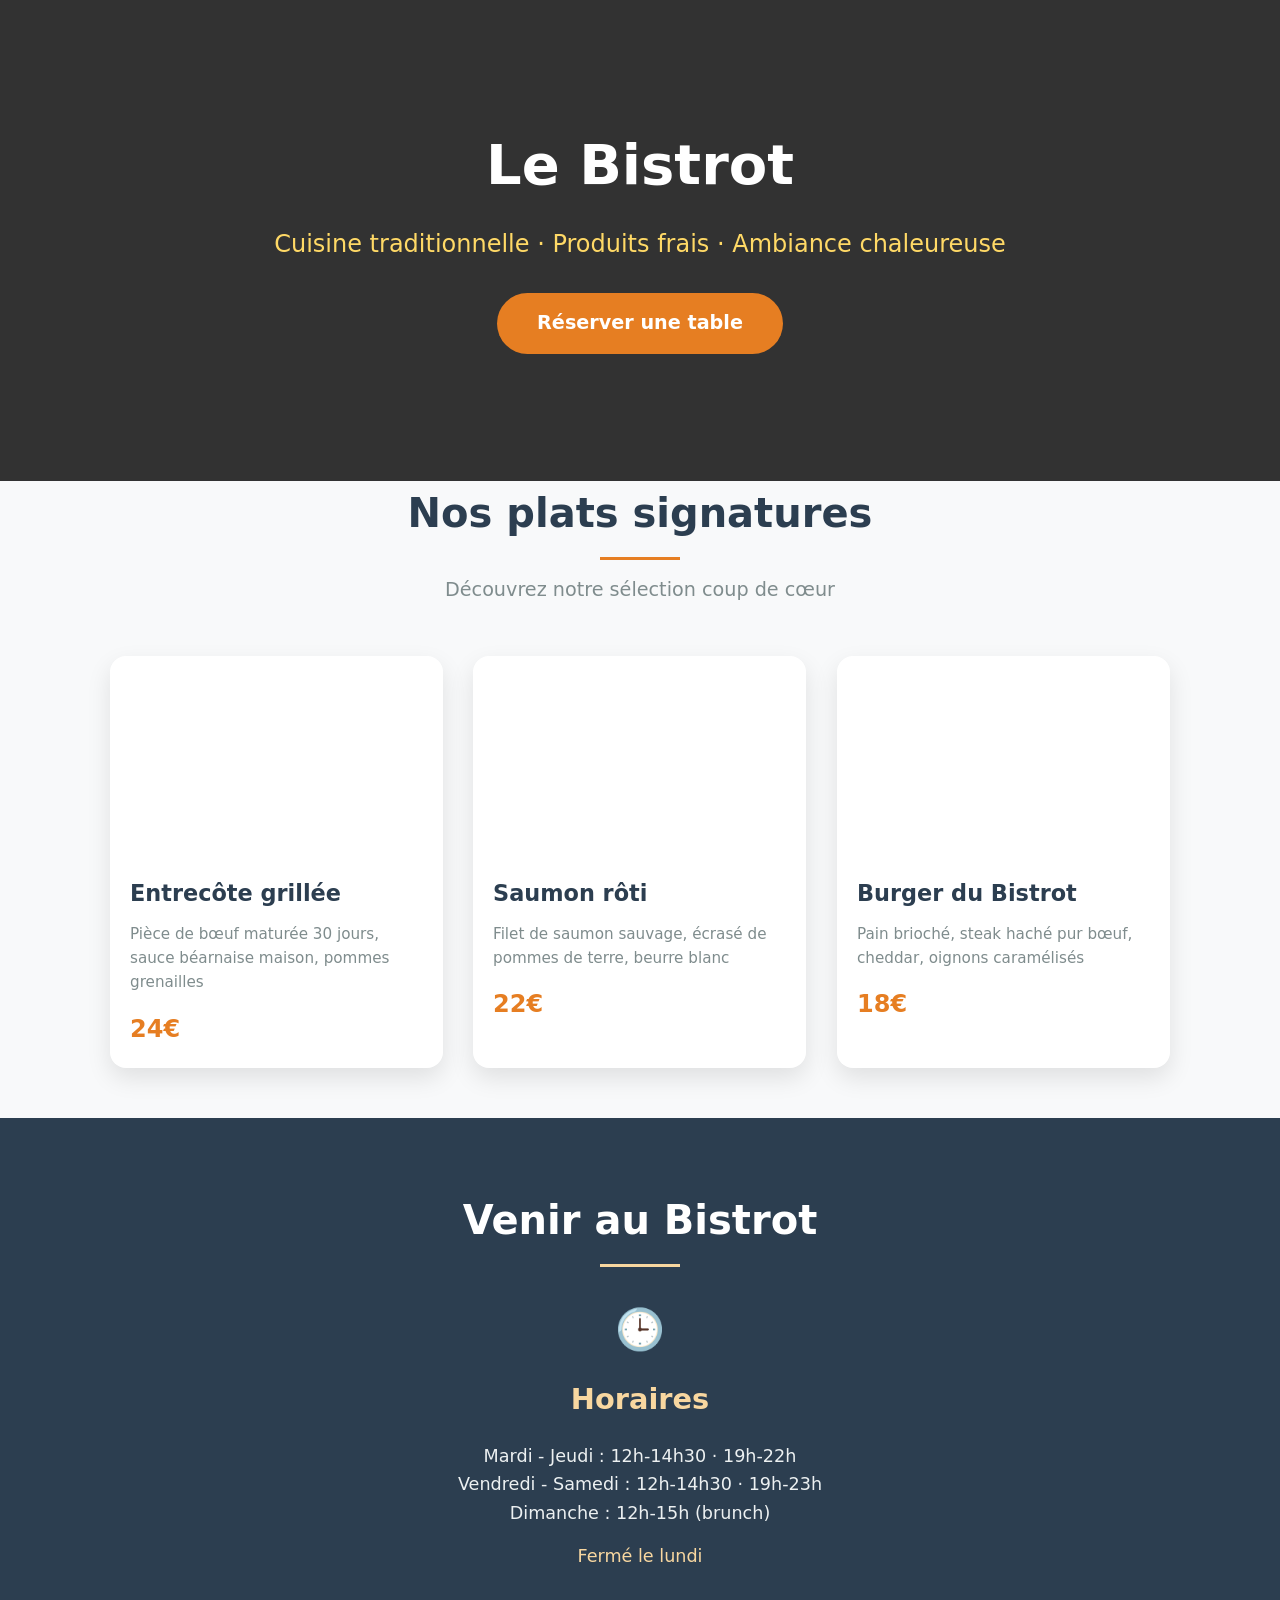
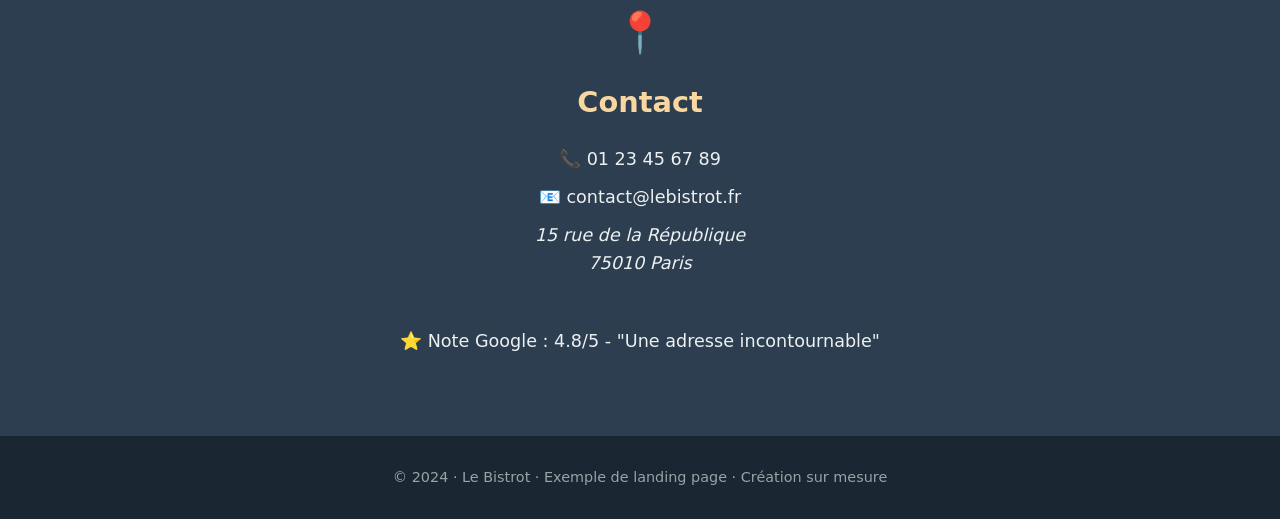
<file: index.html>
<!DOCTYPE html>
<html lang="en">
<head>
    <meta charset="UTF-8">
    <meta name="viewport" content="width=device-width, initial-scale=1.0">
    <link rel="stylesheet" href="landing.css">
    <title>Landing page</title>
</head>
<body>

    <!-- BANNIÈRE PRINCIPALE -->
    <div class="hero">
        <h1>Le Bistrot</h1>
        <p>Cuisine traditionnelle · Produits frais · Ambiance chaleureuse</p>
        <a href="#" class="cta-button">Réserver une table</a>
    </div>

    <!-- SECTION 1 : LES PLATS (3 exemples) -->
    <section>
        <div class="container">
            <h2>Nos plats signatures</h2>
            <div class="sous-titre">Découvrez notre sélection coup de cœur</div>
            
            <div class="grillade">
                <!-- Plat 1 : Entrecôte -->
                <div class="plat-card">
                    <div class="plat-image" style="background-image: url('https://images.unsplash.com/photo-1544025162-d76694265947?w=600');"></div>
                    <h3>Entrecôte grillée</h3>
                    <p class="plat-desc">Pièce de bœuf maturée 30 jours, sauce béarnaise maison, pommes grenailles</p>
                    <div class="plat-prix">24€</div>
                </div>
                
                <!-- Plat 2 : Saumon -->
                <div class="plat-card">
                    <div class="plat-image" style="background-image: url('https://images.unsplash.com/photo-1467003909585-2f8a72700288?w=600');"></div>
                    <h3>Saumon rôti</h3>
                    <p class="plat-desc">Filet de saumon sauvage, écrasé de pommes de terre, beurre blanc</p>
                    <div class="plat-prix">22€</div>
                </div>
                
                <!-- Plat 3 : Burger maison -->
                <div class="plat-card">
                    <div class="plat-image" style="background-image: url('https://images.unsplash.com/photo-1550317138-10000687a72b?w=600');"></div>
                    <h3>Burger du Bistrot</h3>
                    <p class="plat-desc">Pain brioché, steak haché pur bœuf, cheddar, oignons caramélisés</p>
                    <div class="plat-prix">18€</div>
                </div>
            </div>
        </div>
    </section>

    <!-- SECTION 2 : HORAIRES & CONTACT -->
    <section>
        <div class="container">
            <h2>Venir au Bistrot</h2>
            
            <!-- Horaires -->
            <div class="info-icon">🕒</div>
            <h3>Horaires</h3>
            <p>Mardi - Jeudi : 12h-14h30 · 19h-22h<br>
            Vendredi - Samedi : 12h-14h30 · 19h-23h<br>
            Dimanche : 12h-15h (brunch)</p>
            <p style="color: #f8d7a0; margin-top: 15px;">Fermé le lundi</p>
            
            <!-- Contact & Adresse -->
            <div class="info-icon">📍</div>
            <h3>Contact</h3>
            <p>📞 01 23 45 67 89</p>
            <p>📧 contact@lebistrot.fr</p>
            <p class="adresse">
                15 rue de la République<br>
                75010 Paris
            </p>
            
            <!-- Petit message en bas -->
            <p style="text-align: center; margin-top: 50px; color: #ecf0f1;">
                ⭐ Note Google : 4.8/5 - "Une adresse incontournable"
            </p>
        </div>
    </section>

    <!-- FOOTER SIMPLE -->
    <footer>
        <div class="container">
            <p>© 2024 · Le Bistrot · Exemple de landing page · Création sur mesure</p>
        </div>
    </footer>
</body>
</html>
</file>
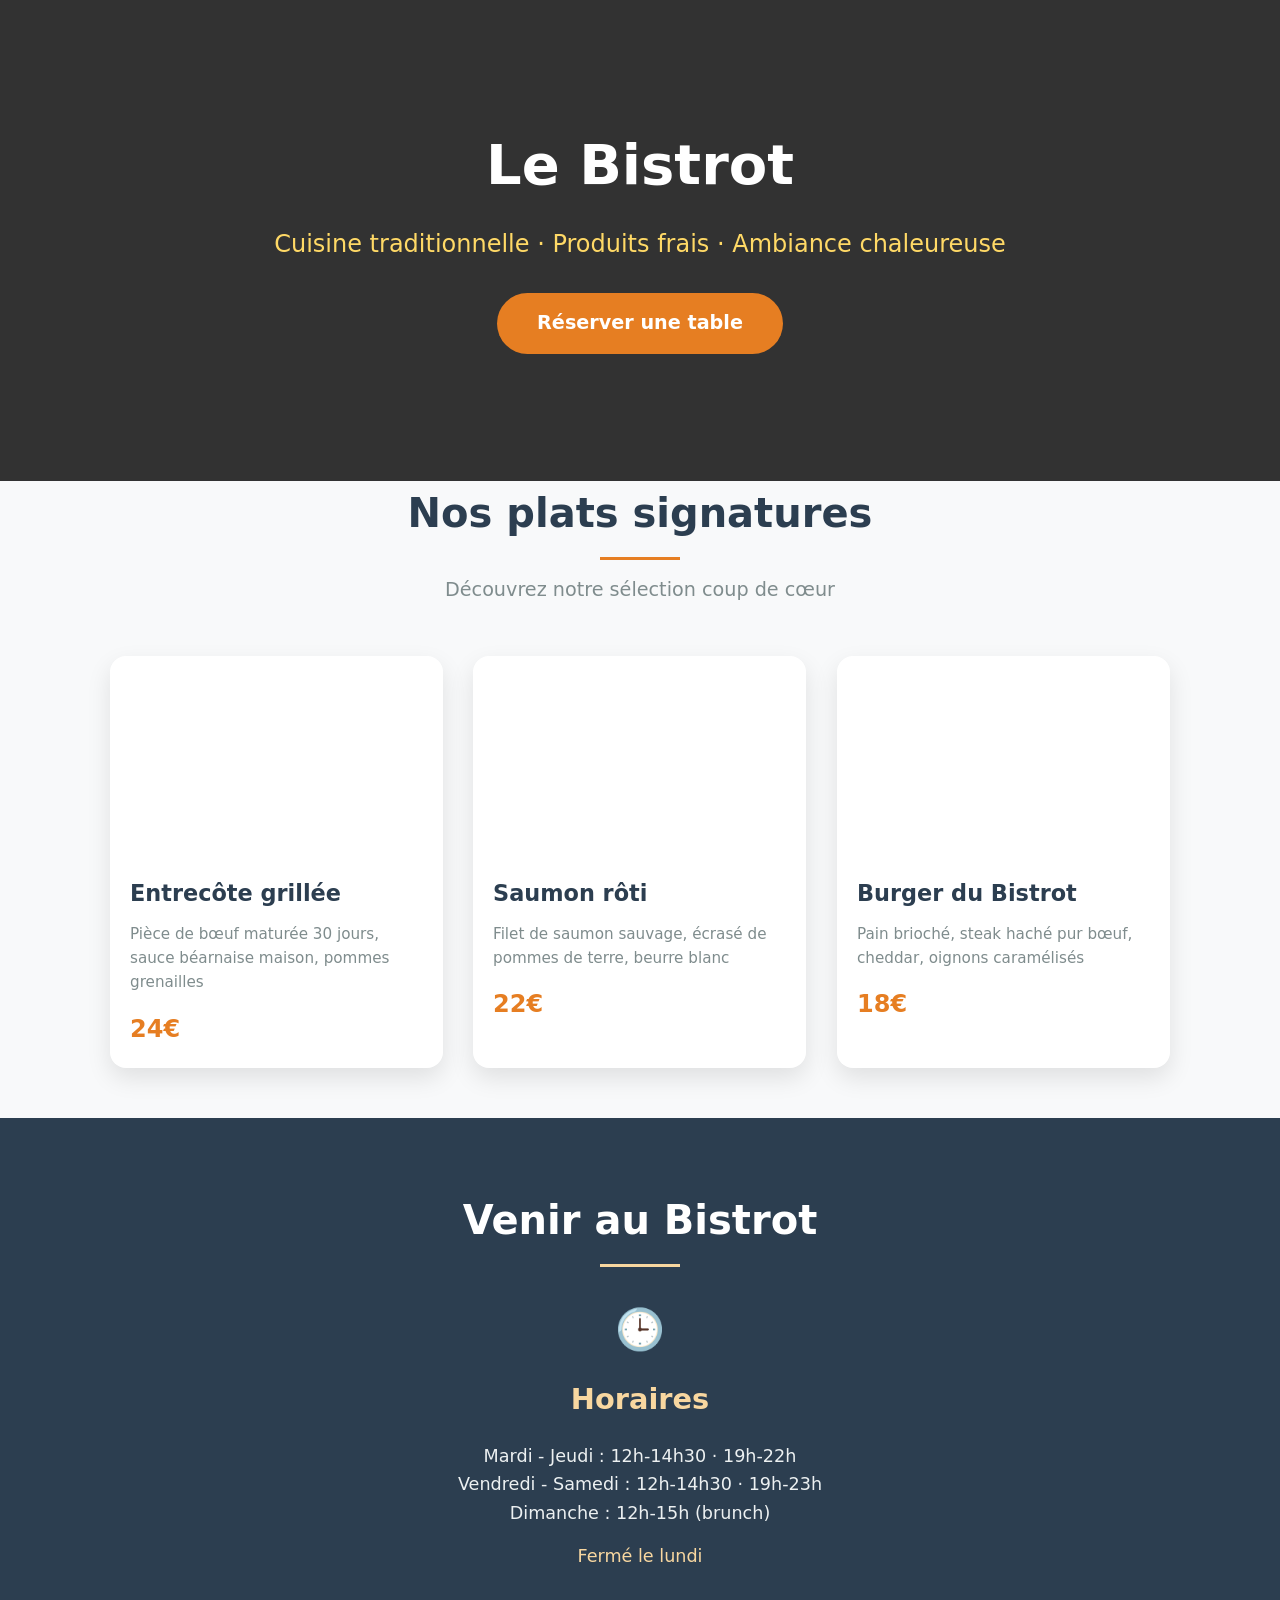
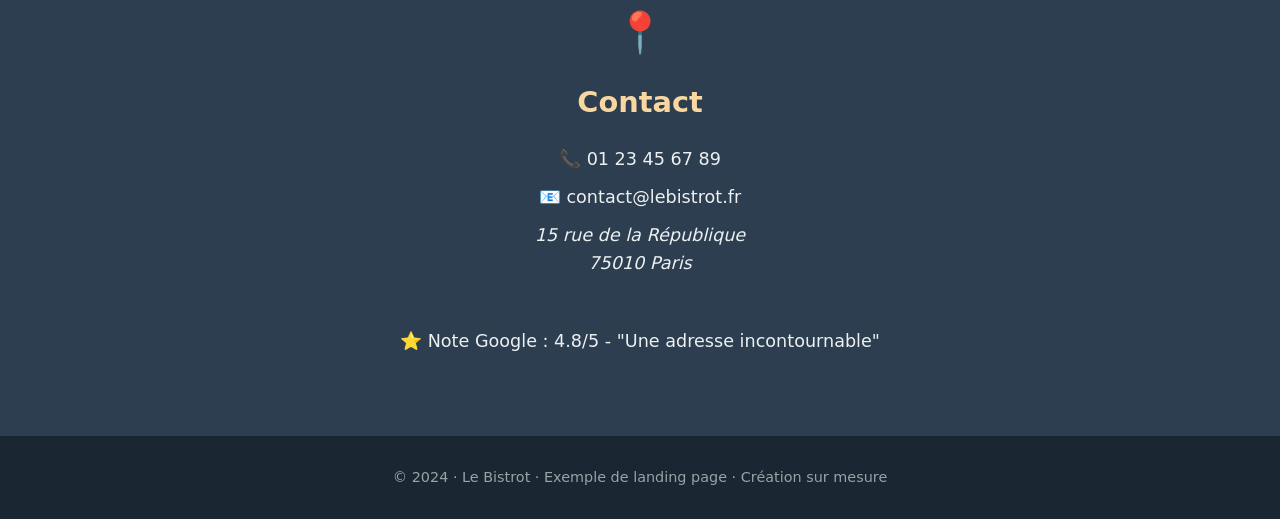
<file: landing.html>
<!DOCTYPE html>
<html lang="en">
<head>
    <meta charset="UTF-8">
    <meta name="viewport" content="width=device-width, initial-scale=1.0">
    <link rel="stylesheet" href="landing.css">
    <title>Landing page</title>
</head>
<body>

    <!-- BANNIÈRE PRINCIPALE -->
    <div class="hero">
        <h1>Le Bistrot</h1>
        <p>Cuisine traditionnelle · Produits frais · Ambiance chaleureuse</p>
        <a href="#" class="cta-button">Réserver une table</a>
    </div>

    <!-- SECTION 1 : LES PLATS (3 exemples) -->
    <section>
        <div class="container">
            <h2>Nos plats signatures</h2>
            <div class="sous-titre">Découvrez notre sélection coup de cœur</div>
            
            <div class="grillade">
                <!-- Plat 1 : Entrecôte -->
                <div class="plat-card">
                    <div class="plat-image" style="background-image: url('https://images.unsplash.com/photo-1544025162-d76694265947?w=600');"></div>
                    <h3>Entrecôte grillée</h3>
                    <p class="plat-desc">Pièce de bœuf maturée 30 jours, sauce béarnaise maison, pommes grenailles</p>
                    <div class="plat-prix">24€</div>
                </div>
                
                <!-- Plat 2 : Saumon -->
                <div class="plat-card">
                    <div class="plat-image" style="background-image: url('https://images.unsplash.com/photo-1467003909585-2f8a72700288?w=600');"></div>
                    <h3>Saumon rôti</h3>
                    <p class="plat-desc">Filet de saumon sauvage, écrasé de pommes de terre, beurre blanc</p>
                    <div class="plat-prix">22€</div>
                </div>
                
                <!-- Plat 3 : Burger maison -->
                <div class="plat-card">
                    <div class="plat-image" style="background-image: url('https://images.unsplash.com/photo-1550317138-10000687a72b?w=600');"></div>
                    <h3>Burger du Bistrot</h3>
                    <p class="plat-desc">Pain brioché, steak haché pur bœuf, cheddar, oignons caramélisés</p>
                    <div class="plat-prix">18€</div>
                </div>
            </div>
        </div>
    </section>

    <!-- SECTION 2 : HORAIRES & CONTACT -->
    <section>
        <div class="container">
            <h2>Venir au Bistrot</h2>
            
            <!-- Horaires -->
            <div class="info-icon">🕒</div>
            <h3>Horaires</h3>
            <p>Mardi - Jeudi : 12h-14h30 · 19h-22h<br>
            Vendredi - Samedi : 12h-14h30 · 19h-23h<br>
            Dimanche : 12h-15h (brunch)</p>
            <p style="color: #f8d7a0; margin-top: 15px;">Fermé le lundi</p>
            
            <!-- Contact & Adresse -->
            <div class="info-icon">📍</div>
            <h3>Contact</h3>
            <p>📞 01 23 45 67 89</p>
            <p>📧 contact@lebistrot.fr</p>
            <p class="adresse">
                15 rue de la République<br>
                75010 Paris
            </p>
            
            <!-- Petit message en bas -->
            <p style="text-align: center; margin-top: 50px; color: #ecf0f1;">
                ⭐ Note Google : 4.8/5 - "Une adresse incontournable"
            </p>
        </div>
    </section>

    <!-- FOOTER SIMPLE -->
    <footer>
        <div class="container">
            <p>© 2024 · Le Bistrot · Exemple de landing page · Création sur mesure</p>
        </div>
    </footer>
</body>
</html>
</file>
<file: landing.css>
/* STYLES DE BASE */
* {
    margin: 0;
    padding: 0;
    box-sizing: border-box;
    font-family: 'Segoe UI', system-ui, -apple-system, sans-serif;
}

body {
    background: #f8f9fa;
    line-height: 1.6;
    color: #333;
}

.container {
    max-width: 1100px;
    margin: 0 auto;
    padding: 0 20px;
}

/* ===== ANIMATIONS GLOBALES ===== */
@keyframes fadeInUp {
    from {
        opacity: 0;
        transform: translateY(30px);
    }
    to {
        opacity: 1;
        transform: translateY(0);
    }
}

section {
    animation: fadeInUp 0.8s ease-out;
}

/* ===== BANNIÈRE HERO ===== */
.hero {
    background: linear-gradient(rgba(0,0,0,0.8), rgba(0,0,0,0.8)), 
                url('https://images.unsplash.com/photo-1517248135467-4c7edcad34c4?w=1200');
    background-size: cover;
    background-position: center;
    background-attachment: fixed; /* Effet parallax léger */
    color: white;
    padding: 120px 0;
    text-align: center;
    position: relative;
    overflow: hidden;
}

.hero::before {
    content: '';
    position: absolute;
    top: 0;
    left: -100%;
    width: 100%;
    height: 100%;
    background: linear-gradient(90deg, transparent, rgba(255,255,255,0.1), transparent);
    animation: shine 3s infinite;
}

@keyframes shine {
    to {
        left: 100%;
    }
}

.hero h1 {
    font-size: 3.5rem;
    margin-bottom: 15px;
    animation: fadeInUp 1s ease-out;
}

.hero p {
    font-size: 1.5rem;
    color: #ffd966;
    margin-bottom: 30px;
    animation: fadeInUp 1s ease-out 0.2s both;
}

.cta-button {
    background: #e67e22;
    color: white;
    padding: 15px 40px;
    border-radius: 50px;
    text-decoration: none;
    font-weight: bold;
    font-size: 1.2rem;
    display: inline-block;
    transition: all 0.3s ease;
    animation: fadeInUp 1s ease-out 0.4s both;
    position: relative;
    overflow: hidden;
    z-index: 1;
}

.cta-button::before {
    content: '';
    position: absolute;
    top: 0;
    left: -100%;
    width: 100%;
    height: 100%;
    background: linear-gradient(90deg, transparent, rgba(255,255,255,0.3), transparent);
    transition: left 0.5s;
    z-index: -1;
}

.cta-button:hover {
    background: #d35400;
    transform: translateY(-3px);
    box-shadow: 0 10px 25px rgba(230,126,34,0.4);
}

.cta-button:hover::before {
    left: 100%;
}

/* ===== SECTION TITRES ===== */
section h2 {
    text-align: center;
    font-size: 2.5rem;
    margin-bottom: 15px;
    color: #2c3e50;
    position: relative;
    padding-bottom: 15px;
}

section h2::after {
    content: '';
    position: absolute;
    bottom: 0;
    left: 50%;
    transform: translateX(-50%);
    width: 80px;
    height: 3px;
    background: #e67e22;
    animation: widthGrow 0.8s ease-out;
}

@keyframes widthGrow {
    from { width: 0; }
    to { width: 80px; }
}

.sous-titre {
    text-align: center;
    color: #7f8c8d;
    font-size: 1.2rem;
    margin-bottom: 50px;
}

/* ===== GRILLE DES PLATS ===== */
.grillade {
    display: grid;
    grid-template-columns: repeat(3, 1fr);
    gap: 30px;
    margin-bottom: 50px;
}

/* ANIMATION PRINCIPALE DES CARTES */
.plat-card {
    background: white;
    border-radius: 16px;
    overflow: hidden;
    box-shadow: 0 10px 25px rgba(0,0,0,0.1);
    transition: all 0.4s cubic-bezier(0.175, 0.885, 0.32, 1.275);
    position: relative;
    cursor: pointer;
}

/* EFFET 1 : CARTE NOIRE AU SURVOL (CE QUE TU VOULAIS) */
.plat-card::before {
    content: '';
    position: absolute;
    top: 0;
    left: 0;
    width: 100%;
    height: 100%;
    background: rgba(0,0,0,0.9);
    opacity: 0;
    transition: opacity 0.4s ease;
    z-index: 1;
    pointer-events: none;
}

.plat-card:hover::before {
    opacity: 1;
}

/* Le contenu apparaît au survol */
.plat-card:hover h3,
.plat-card:hover .plat-desc,
.plat-card:hover .plat-prix {
    color: white !important;
    position: relative;
    z-index: 2;
    animation: textPop 0.3s ease-out;
}

@keyframes textPop {
    0% { transform: scale(0.9); opacity: 0; }
    100% { transform: scale(1); opacity: 1; }
}

/* L'image devient plus sombre mais reste visible */
.plat-card:hover .plat-image {
    filter: brightness(0.3);
}

/* Animation supplémentaire : la carte se soulève */
.plat-card:hover {
    transform: translateY(-10px) scale(1.02);
    box-shadow: 0 20px 40px rgba(0,0,0,0.2);
}

.plat-image {
    height: 200px;
    background-size: cover;
    background-position: center;
    transition: all 0.4s ease;
}

.plat-card h3 {
    font-size: 1.4rem;
    margin: 20px 20px 10px;
    color: #2c3e50;
    transition: color 0.3s;
}

.plat-desc {
    color: #7f8c8d;
    margin: 0 20px 15px;
    font-size: 0.95rem;
    transition: color 0.3s;
}

.plat-prix {
    font-size: 1.5rem;
    font-weight: bold;
    color: #e67e22;
    margin: 0 20px 20px;
    transition: color 0.3s;
    position: relative;
    display: inline-block;
}

/* Petit effet sur le prix */
.plat-prix::after {
    content: '';
    position: absolute;
    bottom: -5px;
    left: 0;
    width: 0;
    height: 2px;
    background: #e67e22;
    transition: width 0.3s;
}

.plat-card:hover .plat-prix::after {
    width: 100%;
}

/* ===== SECTION INFOS ===== */
section:last-of-type {
    background: #2c3e50;
    color: white;
    padding: 70px 0;
    margin-top: 50px;
}

section:last-of-type h2 {
    color: white;
}

section:last-of-type h2::after {
    background: #f8d7a0;
}

.info-icon {
    font-size: 2.5rem;
    margin: 30px 0 15px;
    text-align: center;
    animation: bounce 2s infinite;
}

@keyframes bounce {
    0%, 100% { transform: translateY(0); }
    50% { transform: translateY(-10px); }
}

section:last-of-type h3 {
    font-size: 1.8rem;
    margin-bottom: 20px;
    color: #f8d7a0;
    text-align: center;
}

section:last-of-type p {
    text-align: center;
    margin: 10px 0;
    font-size: 1.1rem;
    color: #ecf0f1;
}

.adresse {
    font-style: italic;
    color: #bdc3c7;
    margin-top: 20px;
}

/* Animation au survol des infos */
section:last-of-type p:hover {
    color: #f8d7a0;
    transform: scale(1.05);
    transition: all 0.3s;
}

/* ===== FOOTER ===== */
footer {
    background: #1a2632;
    color: #95a5a6;
    text-align: center;
    padding: 30px 0;
    font-size: 0.9rem;
}

/* ===== RESPONSIVE ===== */
@media (max-width: 800px) {
    .hero h1 {
        font-size: 2.5rem;
    }
    
    .grillade {
        grid-template-columns: 1fr;
    }
    
    .plat-card:hover {
        transform: translateY(-5px) scale(1.01);
    }
    
    .hero {
        background-attachment: scroll;
    }
}

/* Animation au chargement pour toutes les cartes */
.plat-card {
    animation: cardAppear 0.6s ease-out;
    animation-fill-mode: both;
}

.plat-card:nth-child(1) { animation-delay: 0.1s; }
.plat-card:nth-child(2) { animation-delay: 0.3s; }
.plat-card:nth-child(3) { animation-delay: 0.5s; }

@keyframes cardAppear {
    from {
        opacity: 0;
        transform: scale(0.8);
    }
    to {
        opacity: 1;
        transform: scale(1);
    }
}
</file>
